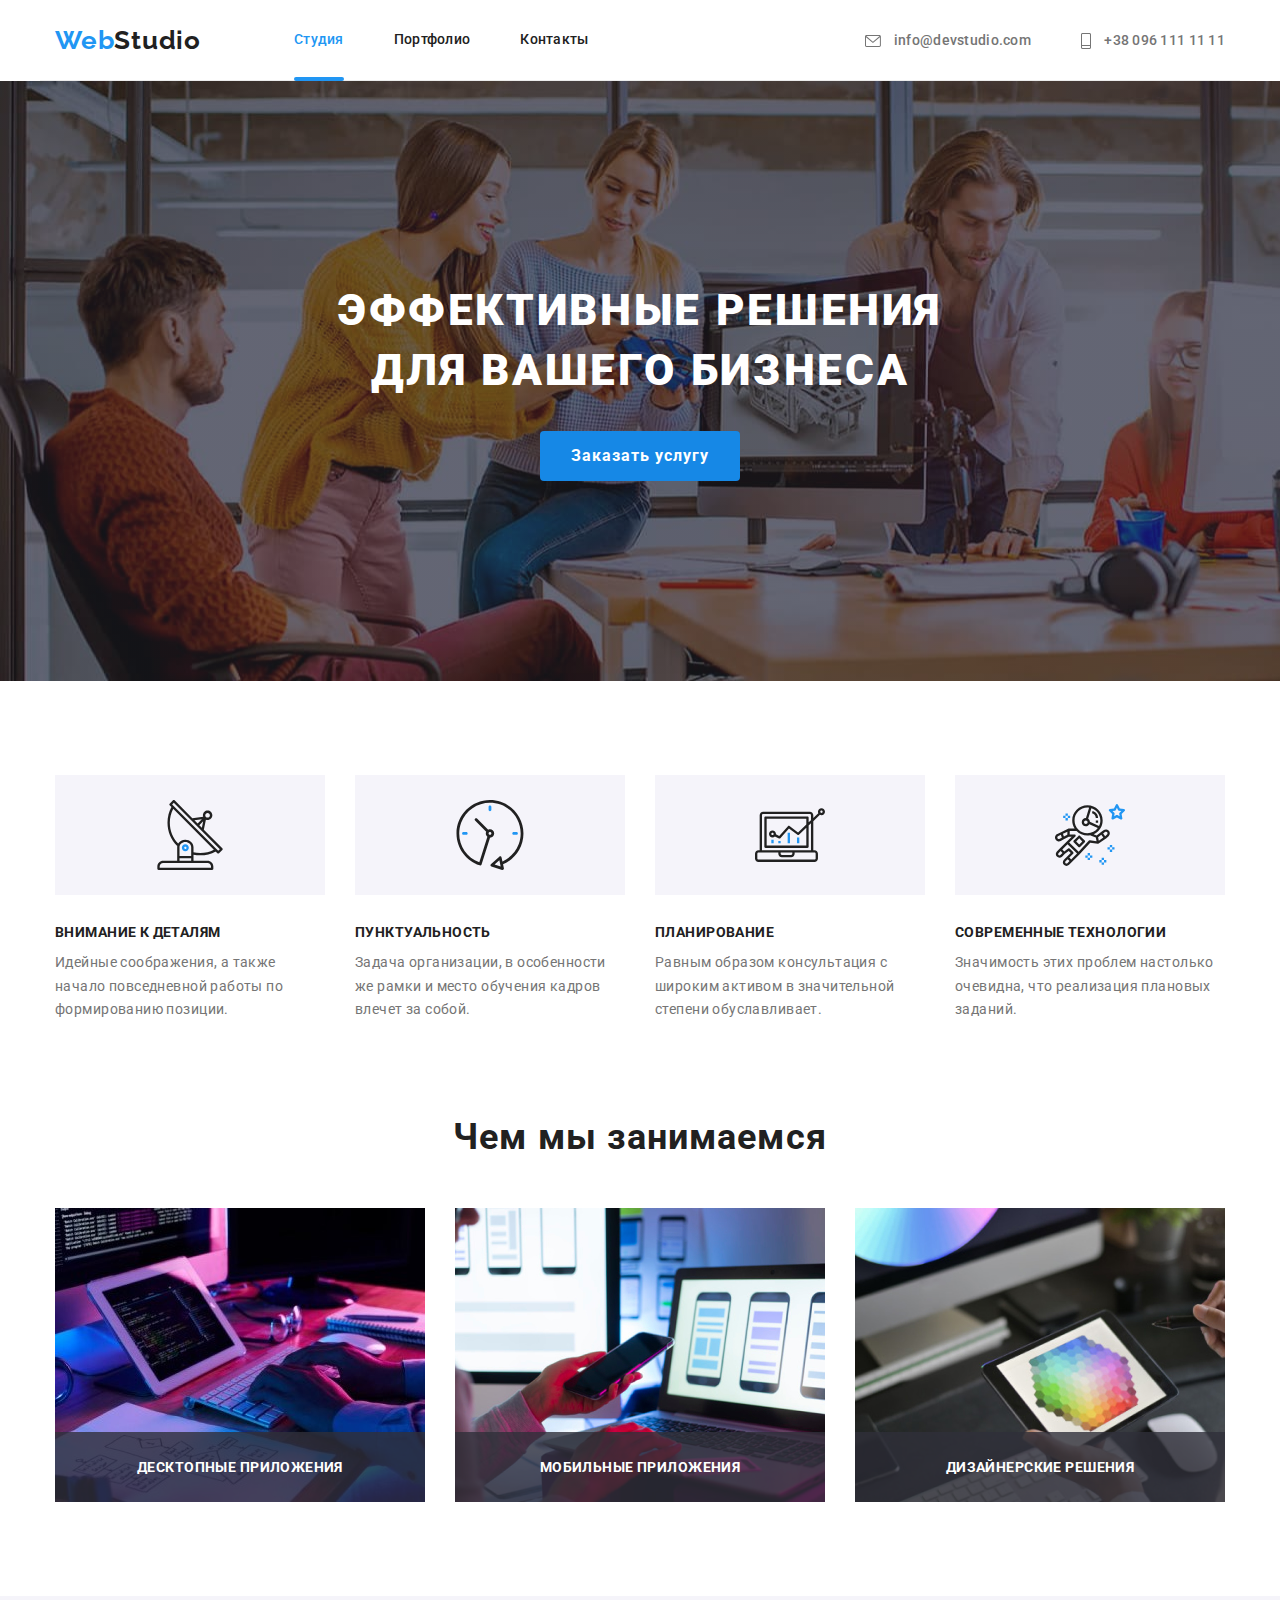
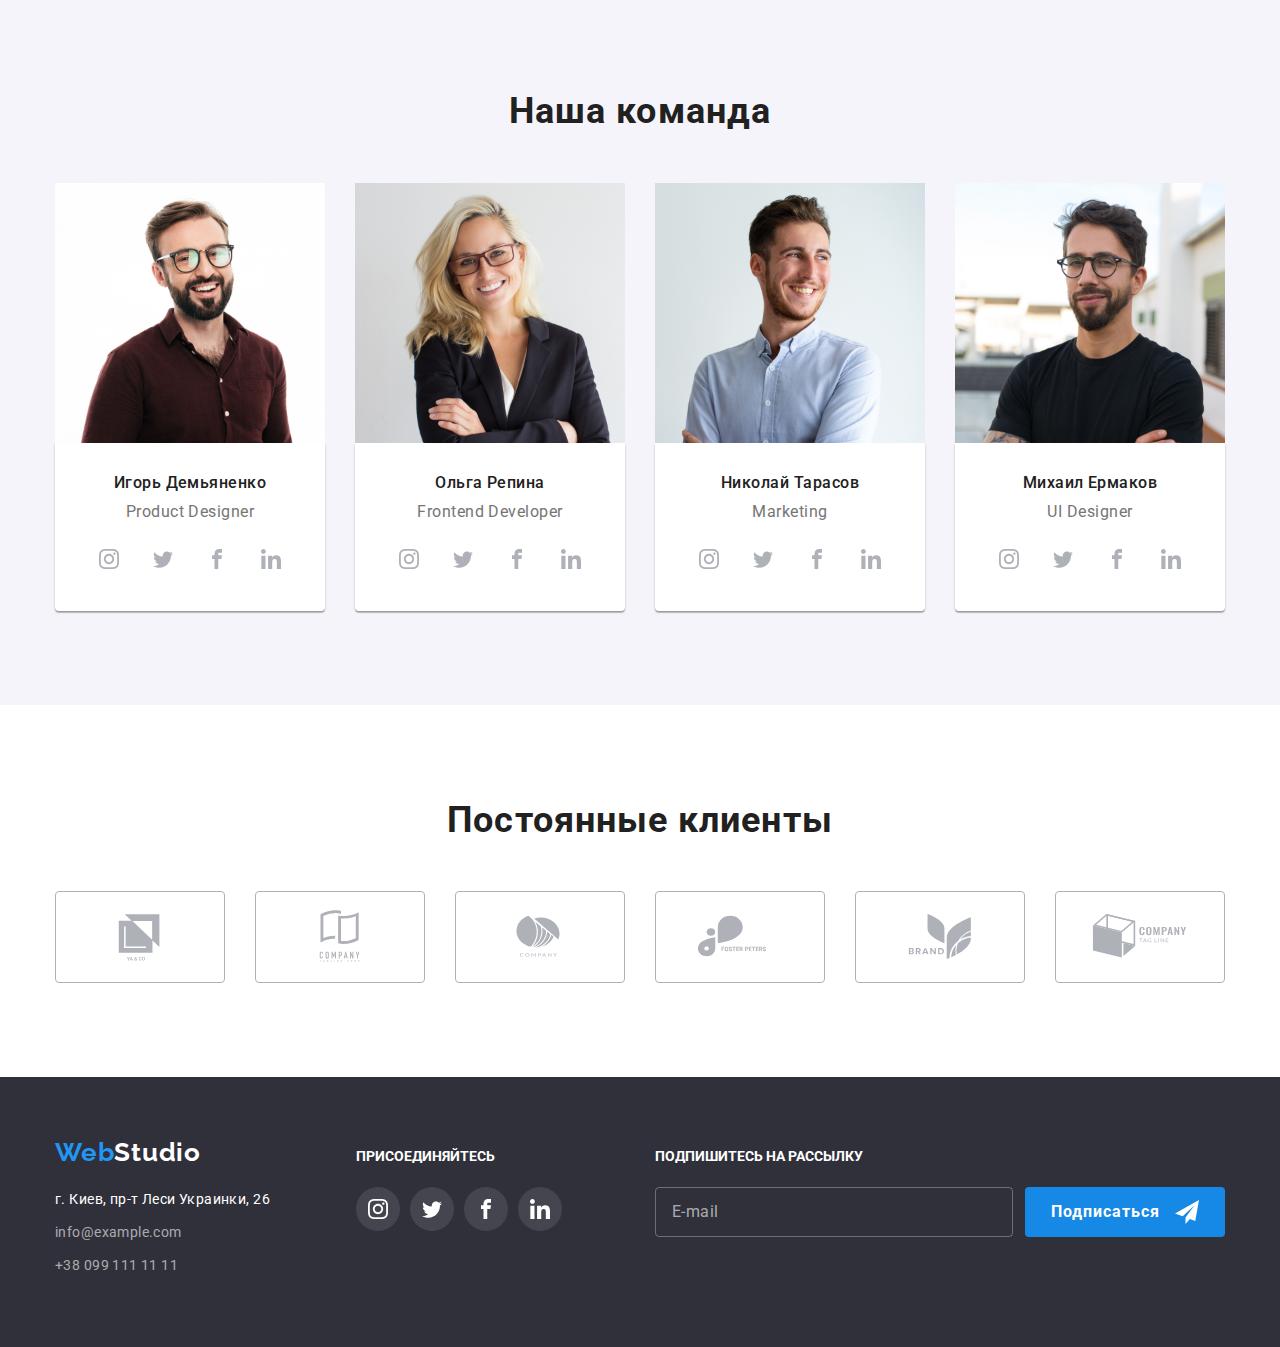
<file: index.html>
<!DOCTYPE html>
<html lang="ru">
  <head>
    <meta charset="UTF-8" />
    <meta http-equiv="X-UA-Compatible" content="IE=edge" />
    <meta name="viewport" content="width=device-width, initial-scale=1.0" />
    <title>Веб Студио</title>
    <link rel="preconnect" href="https://fonts.googleapis.com" />
    <link rel="preconnect" href="https://fonts.gstatic.com" crossorigin />
    <link
      href="https://fonts.googleapis.com/css2?family=Raleway:wght@700&family=Roboto:wght@400;500;700;900&display=swap"
      rel="stylesheet"
    />
    <link
      rel="stylesheet"
      href="https://cdnjs.cloudflare.com/ajax/libs/modern-normalize/1.1.0/modern-normalize.min.css"
    />
    <link rel="stylesheet" href="./css/main.min.css">
  </head>
  <body>
    <header class="header">
      <div class="container header__container">
        <nav class="navigation">
          <a class="logo header__logo link" href="./index.html" lang="en"
            >Web<span class="logo__dark">Studio</span></a
          >
          <ul class="menu list">
            <li class="menu__item">
              <a class="menu__link link current" href="./index.html">Студия</a>
            </li>
            <li class="menu__item">
              <a class="menu__link link" href="./portfolio.html">Портфолио</a>
            </li>
            <li class="menu__item">
              <a class="menu__link link" href="#contacts">Контакты</a>
            </li>
          </ul>
        </nav>
        <ul class="connect header__connect list">
          <li class="connect__item">
            <a class="link connect__link" href="mailto:info@devstudio.com">
              <svg class="connect__icon" width="16" height="12">
                <use href="./images/icon.svg#icon-envelope"></use>
              </svg>
              info@devstudio.com</a>
          </li>
          <li class="connect__item">
            <a class="link connect__link" href="tel:+380961111111">
              <svg class="connect__icon" width="10" height="16">
                <use href="./images/icon.svg#icon-phone"></use>
              </svg>
              +38 096 111 11 11</a>
          </li>
        </ul>
      </div>
    </header>
    <main>
      <section class="hero section">
        <div class="container">
        <h1 class="hero-title">Эффективные решения для вашего бизнеса</h1>
        <button class="modal-btn" type="button" data-modal-open>Заказать услугу</button>
        <div class="backdrop is-hidden" data-modal>
          <div class="modal">
            <button class="modal-btn-close" data-modal-close type="button"><svg class="close-icon" width="18" height="18">
              <use href="./images/icon.svg#icon-close"></use>
            </svg></button>
            <form class="form js-speaker-form">
              <p class="modal-title">Оставьте свои данные, мы вам перезвоним</p>
              <div class="form-field">
                <label for="name" class="form-label">Имя</label>
                <div class="input-wrap">
              <input type="text" name="name" id="name" class="form-input">
              <svg class="form-icons" width="18" height="18">
                <use href="./images/icon.svg#icon-person-black"></use>
              </svg>
            </div>
            </div>
              <div class="form-field">
              <label for="tel" class="form-label">Телефон</label>
              <div class="input-wrap">
                <input type="tel" name="tel" id="tel" class="form-input" minlength="10">
                <svg class="form-icons" width="18" height="18">
            <use href="./images/icon.svg#icon-phone-black"></use>
          </svg>
              </div>
            </div>
              <div class="form-field">
              <label for="mail" class="form-label">Почта</label>
              <div class="input-wrap">
                <input type="email" name="mail" id="mail" class="form-input">
                <svg class="form-icons" width="18" height="18">
                  <use href="./images/icon.svg#icon-email-black"></use>
                </svg>
              </div>
             </div>
              <div class="form-field">
              <label for="comment" class="form-label">Комментарий</label>
              <textarea name="comment" id="comment" class="form-comment" placeholder="Введите текст"></textarea>
              </div>
              <div class="form-chek">
                <input type="checkbox" name="policy" id="policy" class="input-check visually-hidden">
                <label for="policy" class="chek-text"> 
                <span>
                  <svg class="chek-icon" width="11" height="8">
                    <use href="./images/icon.svg#icon-check"></use>
                  </svg>
                </span>Соглашаюсь с рассылкой и принимаю&nbsp;<a href="">Условия договора</a></label>
              </div>
              <button class="modal-btn form-button" type="submit">Отправить</button>
            </form>
          </div>
        </div>
        </div>
      </section>
      <section class="about section">
        <div class="container">
          <h2 class="visually-hidden">О нас</h2>
          <ul class="about-list list">
            <li class="about-item">
              <div class="about-icons-box" ><svg class="about-icons icon-details" width="70" height="70">
                <use href="./images/icon.svg#icon-antenna"></use>
              </svg></div>
              <h3 class="about-suptitle">Внимание к деталям</h3>
              <p class="about-description">
                Идейные соображения, а также начало повседневной работы по формированию позиции.
              </p>
            </li>
            <li class="about-item">
              <div class="about-icons-box"><svg class="about-icons icon-punctuality" width="70" height="70">
                  <use href="./images/icon.svg#icon-clock"></use>
                </svg></div>
              <h3 class="about-suptitle">Пунктуальность</h3>
              <p class="about-description">
                Задача организации, в особенности же рамки и место обучения кадров влечет за собой.
              </p>
            </li>
            <li class="about-item">
              <div class="about-icons-box"><svg class="about-icons icon-planning" width="70" height="70">
                  <use href="./images/icon.svg#icon-diagram"></use>
                </svg></div>
              <h3 class="about-suptitle">Планирование</h3>
              <p class="about-description">
                Равным образом консультация с широким активом в значительной степени обуславливает.
              </p>
            </li>
            <li class="about-item">
              <div class="about-icons-box"><svg class="about-icons icon-technology" width="70" height="70">
                  <use href="./images/icon.svg#icon-astronaut"></use>
                </svg></div>
              <h3 class="about-suptitle">Современные технологии</h3>
              <p class="about-description">
                Значимость этих проблем настолько очевидна, что реализация плановых заданий.
              </p>
            </li>
          </ul>
        </div>
      </section>
      <section class="services section">
        <div class="container">
          <h2 class="services-title title">Чем мы занимаемся</h2>
          <ul class="services-list list">
            <li class="services-item">
              <div class="services-information">
              <img src="./images/work/img1.jpg" alt="пишем программу" width="370" height="294" />
              <p class="services-subtitle">Десктопные приложения</p></div>
            </li>
            <li class="services-item">
              <div class="services-information">
              <img src="./images/work/img2.jpg" alt="разработка макета" width="370" height="294" />
              <p class="services-subtitle">Мобильные приложения</p></div>
            </li>
            <li class="services-item">
              <div class="services-information">
              <img src="./images/work/img3.jpg" alt="цветовая палитра" width="370" height="294" />
            <p class="services-subtitle">Дизайнерские решения</p></div>
            </li>
          </ul>
        </div>
      </section>
      <section class="employees section">
        <div class="container">
          <h2 class="employees__title title">Наша команда</h2>
          <ul class="card-list list">
            <li class="card-list__item">
              <img
                src="./images/team/igor-demyanenko.jpg"
                alt="улыбающийся парень"
                width="270"
                height="260"
              />
              <div class="card-list__top-wrap">
                <h3 class="card-list__iteam-title">Игорь Демьяненко</h3>
                <p class="card-list__iteam-text" lang="en">Product Designer</p>
              <ul class="social list">
                <li class="social__item">
                  <a class="social__link" href="">
      <svg class="social__icon" width="20" height="20">
        <use href="./images/icon.svg#icon-instagram"></use>
      </svg>
      </a>
      </li>
      <li class="social__item">
        <a class="social__link" href="">
          <svg class="social__icon" width="20" height="20">
            <use href="./images/icon.svg#icon-twitter"></use>
          </svg>
        </a>
      </li>
      <li class="social__item">
        <a class="social__link" href="">
          <svg class="social__icon" width="20" height="20">
            <use href="./images/icon.svg#icon-facebook"></use>
          </svg>
        </a>
      </li>
      <li class="social__item">
        <a class="social__link" href="">
          <svg class="social__icon" width="20" height="20">
            <use href="./images/icon.svg#icon-linkedin"></use>
          </svg>
                    </a>
                  </li>
              </ul>
              </div>
            </li>
            <li class="card-list__item">
              <img
                src="./images/team/olga-repina.jpg"
                alt="улыбающаяся девушка"
                width="270"
                height="260"
              />
              <div class="card-list__top-wrap">
                <h3 class="card-list__iteam-title">Ольга Репина</h3>
                <p class="card-list__iteam-text" lang="en">Frontend Developer</p>
                <ul class="social list">
                  <li class="social__item">
                    <a class="social__link" href="">
<svg class="social__icon" width="20" height="20">
  <use href="./images/icon.svg#icon-instagram"></use>
</svg>
</a>
</li>
<li class="social__item">
  <a class="social__link" href="">
    <svg class="social__icon" width="20" height="20">
      <use href="./images/icon.svg#icon-twitter"></use>
    </svg>
  </a>
</li>
<li class="social__item">
  <a class="social__link" href="">
    <svg class="social__icon" width="20" height="20">
      <use href="./images/icon.svg#icon-facebook"></use>
    </svg>
  </a>
</li>
<li class="social__item">
  <a class="social__link" href="">
    <svg class="social__icon" width="20" height="20">
      <use href="./images/icon.svg#icon-linkedin"></use>
    </svg>
                    </a>
                  </li>
                </ul>
              </div>
            </li>
            <li class="card-list__item">
              <img
                src="./images/team/nikolai-tarasov.jpg"
                alt="улыбающийся парень"
                width="270"
                height="260"
              />
              <div class="card-list__top-wrap">
                <h3 class="card-list__iteam-title">Николай Тарасов</h3>
                <p class="card-list__iteam-text" lang="en">Marketing</p>
                <ul class="social list">
                  <li class="social__item">
                    <a class="social__link" href="">
                      <svg class="social__icon" width="20" height="20">
                        <use href="./images/icon.svg#icon-instagram"></use>
                      </svg>
                    </a>
                  </li>
                  <li class="social__item">
                    <a class="social__link" href="">
                      <svg class="social__icon" width="20" height="20">
                        <use href="./images/icon.svg#icon-twitter"></use>
                      </svg>
                    </a>
                  </li>
                  <li class="social__item">
                    <a class="social__link" href="">
                      <svg class="social__icon" width="20" height="20">
                        <use href="./images/icon.svg#icon-facebook"></use>
                      </svg>
                    </a>
                  </li>
                  <li class="social__item">
                    <a class="social__link" href="">
                      <svg class="social__icon" width="20" height="20">
                        <use href="./images/icon.svg#icon-linkedin"></use>
                      </svg>
                    </a>
                  </li>
                </ul>
              </div>
            </li>
            <li class="card-list__item">
              <img
                src="./images/team/mikhail-ermakov.jpg"
                alt="улыбающийся парень"
                width="270"
                height="260"
              />
              <div class="card-list__top-wrap">
                <h3 class="card-list__iteam-title">Михаил Ермаков</h3>
                <p class="card-list__iteam-text" lang="en">UI Designer</p>
                <ul class="social list">
                  <li class="social__item">
                    <a class="social__link" href="">
                      <svg class="social__icon" width="20" height="20">
                        <use href="./images/icon.svg#icon-instagram"></use>
                      </svg>
                    </a>
                  </li>
                  <li class="social__item">
                    <a class="social__link" href="">
                      <svg class="social__icon" width="20" height="20">
                        <use href="./images/icon.svg#icon-twitter"></use>
                      </svg>
                    </a>
                  </li>
                  <li class="social__item">
                    <a class="social__link" href="">
                      <svg class="social__icon" width="20" height="20">
                        <use href="./images/icon.svg#icon-facebook"></use>
                      </svg>
                    </a>
                  </li>
                  <li class="social__item">
                    <a class="social__link" href="">
                      <svg class="social__icon" width="20" height="20">
                        <use href="./images/icon.svg#icon-linkedin"></use>
                      </svg>
                    </a>
                  </li>
                </ul>
              </div>
            </li>
          </ul>
        </div>
      </section>
      <section class="clients section">
        <div class="container">
          <h2 class="title clients-title">Постоянные клиенты</h2>
        <ul class="list clients-list">
          <li class="clients-item">
            <a class="link clients-link" href="">
                      <svg class="clients-icon" width="106" height="60">
                        <use href="./images/icon.svg#icon-client1"></use>
                      </svg>
            </a>
          </li>
          <li class="clients-item">
            <a class="link clients-link" href="">
              <svg class="clients-icon" width="106" height="60">
                <use href="./images/icon.svg#icon-client2"></use>
              </svg>
            </a>
          </li>
          <li class="clients-item">
            <a class="link clients-link" href="">
              <svg class="clients-icon" width="106" height="60">
                <use href="./images/icon.svg#icon-client3"></use>
              </svg>
            </a>
          </li>
          <li class="clients-item">
            <a class="link clients-link" href="">
              <svg class="clients-icon" width="106" height="60">
                <use href="./images/icon.svg#icon-client4"></use>
              </svg>
            </a>
          </li>
          <li class="clients-item">
            <a class="link clients-link" href="">
              <svg class="clients-icon" width="106" height="60">
                <use href="./images/icon.svg#icon-client5"></use>
              </svg>
            </a>
          </li>
          <li class="clients-item">
            <a class="link clients-link" href="">
              <svg class="clients-icon" width="106" height="60">
                <use href="./images/icon.svg#icon-client6"></use>
              </svg>
            </a>
          </li>
          </ul>
          </div>
      </section>
    </main>
    <footer class="page-footer" id="contacts">
      <div class="container footer-container">
        <div class="footer-first-part">
          <a class="logo footer__logo link" href="./index.html" lang="en">Web<span class="logo__white">Studio</span></a>
        <address>
          <ul class="list contact-list">
            <li class="contact-list-item">
              <a
                class="contact-adress-list-link link"
                href="https://goo.gl/maps/iPEmg8cgsUyX2pNs5"
                target="_blank"
                rel="noopener noreferrer"
                >г. Киев, пр-т Леси Украинки, 26</a
              >
            </li>
            <li class="contact-list-item">
              <a class="link contact-list-link" href="mailto:info@example.com">info@example.com</a>
            </li>
            <li class="contact-list-item">
              <a class="link contact-list-link" href="tel:+380991111111">+38 099 111 11 11</a>
            </li>
          </ul>
        </address>
        </div>
        <div class="footer-second-part">
        <strong class="footer-title">Присоединяйтесь</strong>
          <ul class="list footer-social-list">
            <li class="footer-social-item">
              <a class="link footer-social-link" href="">
                <svg class="footer-social-icon" width="20" height="20">
                  <use href="./images/icon.svg#icon-instagram"></use>
                </svg>
              </a>
            </li>
          <li class="footer-social-item">
            <a class="link footer-social-link" href="">
              <svg class="footer-social-icon" width="20" height="20">
                <use href="./images/icon.svg#icon-twitter"></use>
              </svg>
            </a>
          </li>
          <li class="footer-social-item">
            <a class="link footer-social-link" href="">
              <svg class="footer-social-icon" width="20" height="20">
                <use href="./images/icon.svg#icon-facebook"></use>
              </svg>
            </a>
          </li>
          <li class="footer-social-item">
            <a class="link footer-social-link" href="">
              <svg class="footer-social-icon" width="20" height="20">
                <use href="./images/icon.svg#icon-linkedin"></use>
              </svg>
            </a>
          </li>
          </ul>
          </div>
          <div class="footer-third-part">
            <strong class="footer-title">Подпишитесь на рассылку</strong>
            <form class="online-form">
              <label><input type="email" placeholder="E-mail" name="online-mail" class="online-input">
  </label>
              <button class="modal-btn online-btn" type="submit">Подписаться
                <svg class="online-icon" width="24" height="24">
                  <use href="./images/icon.svg#icon-send"></use>
                </svg>
              </button>
            </form>
          </div>
      </div>
    </footer>
    <script src="./js/modal.js"></script>
    <script>
      (() => {
          document
          .querySelector(' .js-speaker-form')
          .addEventListener('submit', e => {
            e.preventDefault();

            new FormData(e.currentTarget).forEach((value, name) => console.log(`${name}: ${value}`),
            );
          });
        })();
    </script>
  </body>
</html>
</file>
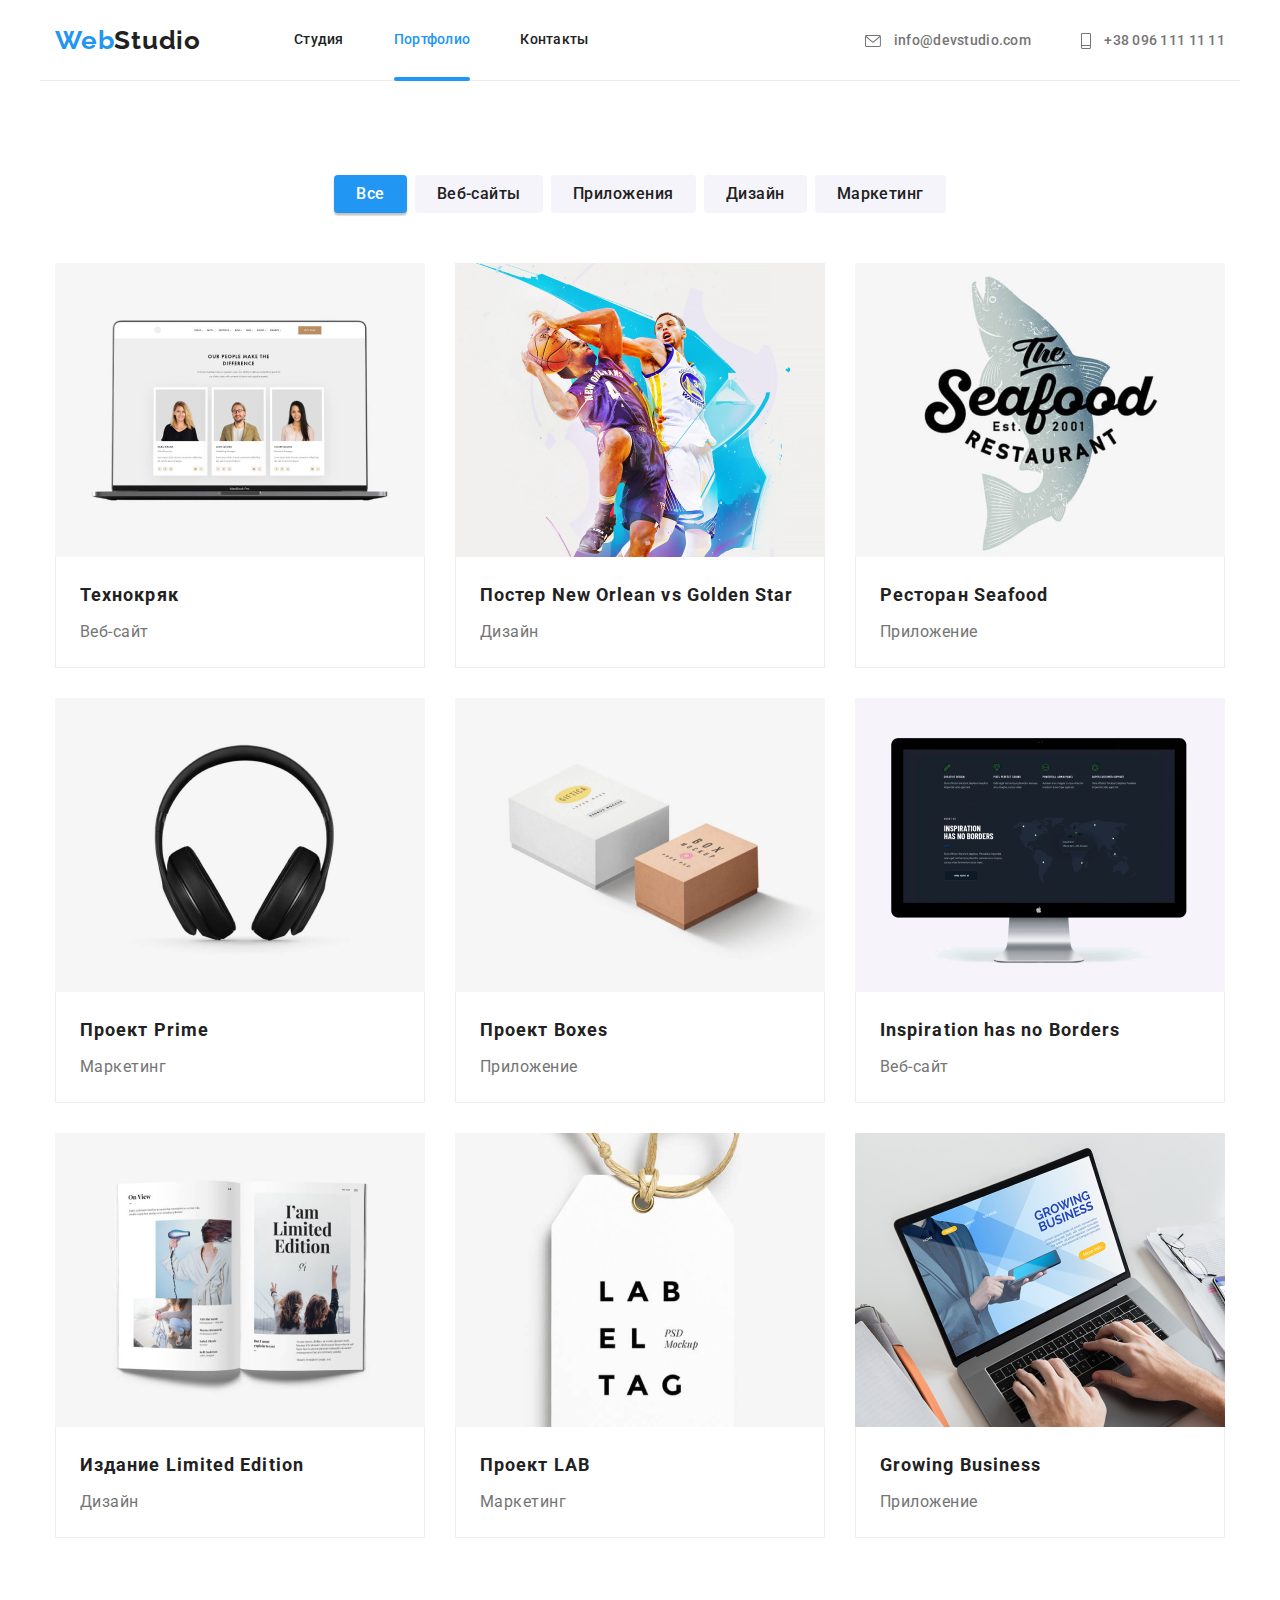
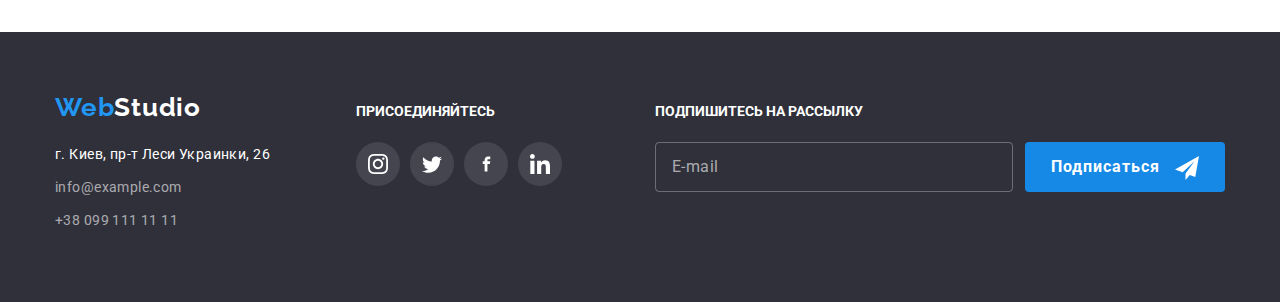
<file: portfolio.html>
<!DOCTYPE html>
<html lang="ru">
  <head>
    <meta charset="UTF-8" />
    <meta http-equiv="X-UA-Compatible" content="IE=edge" />
    <meta name="viewport" content="width=device-width, initial-scale=1.0" />
    <title>Портфолио</title>
    <link rel="preconnect" href="https://fonts.googleapis.com" />
    <link rel="preconnect" href="https://fonts.gstatic.com" crossorigin />
    <link
      href="https://fonts.googleapis.com/css2?family=Raleway:wght@700&family=Roboto:wght@400;500;700;900&display=swap"
      rel="stylesheet"
    />
    <link
      rel="stylesheet"
      href="https://cdnjs.cloudflare.com/ajax/libs/modern-normalize/1.1.0/modern-normalize.min.css"
    />
    <link rel="stylesheet" href="./css/main.min.css">
  </head>
  <body>
    <header class="page-header">
           <div class="container header__container">
        <nav class="navigation">
          <a class="logo header__logo link" href="./index.html" lang="en"
            >Web<span class="logo__dark">Studio</span></a
          >
          <ul class="menu list">
            <li class="menu__item">
              <a class="menu__link link" href="./index.html">Студия</a>
            </li>
            <li class="menu__item">
              <a class="menu__link link current" href="./portfolio.html">Портфолио</a>
            </li>
            <li class="menu__item">
              <a class="menu__link link" href="#contacts">Контакты</a>
            </li>
          </ul>
        </nav>
        <ul class="connect header__connect list">
          <li class="connect__item">
            <a class="link connect__link" href="mailto:info@devstudio.com"
              >
              <svg class="connect__icon" width="16" height="12">
                <use href="./images/icon.svg#icon-envelope"></use>
              </svg>
              info@devstudio.com</a
            >
          </li>
          <li class="connect__item">
            <a class="link connect__link" href="tel:+380961111111">
              <svg class="connect__icon" width="10" height="16">
                <use href="./images/icon.svg#icon-phone"></use>
              </svg>
              +38 096 111 11 11</a>
          </li>
        </ul>
      </div>
    </header>
    <main>
      <section class="portfolio-nav section">
        <div class="container">
          <h1 class="visually-hidden">Портфолио</h1>
          <ul class="portfolio-nav-list list">
            <li class="portfolio-nav-item">
              <button class="modal-btn-portfolio current-btn" type="button">Все</button>
            </li>
            <li class="portfolio-nav-item">
              <button class="modal-btn-portfolio" type="button">Веб-сайты</button>
            </li>
            <li class="portfolio-nav-item">
              <button class="modal-btn-portfolio" type="button">Приложения</button>
            </li>
            <li class="portfolio-nav-item">
              <button class="modal-btn-portfolio" type="button">Дизайн</button>
            </li>
            <li class="portfolio-nav-item">
              <button class="modal-btn-portfolio" type="button">Маркетинг</button>
            </li>
          </ul>
        <ul class="project-list list project-container">
          <li class="project-item">
            <a class="link project-link" href=""
              ><div class="project-top-wrap"><img
                src="./images/portfolio/web-site/technoquack.jpg"
                alt="компьютер с сайтом"
                width="370"
                height="294"
            />
            <p class="project-subtitle">
              Ресурс предлагает комплексные предложения с разным уровнем функционала и сервисов. Все это позволит посетителю получить
              исчерпывающие сведения о компании или частном лице.
            </p></div>
            <div class="portfolio-project">
              <h2 class="name-project">Технокряк</h2>
              <p class="our-practice">Веб-сайт</p>
            </div>
            </a>
          </li>
          <li class="project-item">
            <a class="link project-link" href=""
              ><div class="project-top-wrap"><img
                src="./images/portfolio/design/new-orlean-vs-golden-star.jpg"
                alt="баскетболисты c мячом"
                width="370"
                height="294"
            />
            <p class="project-subtitle">Ресурс предлагает комплексные предложения с разным уровнем функционала и сервисов. Все это позволит посетителю получить
            исчерпывающие сведения о компании или частном лице.</p>
            </div>
            <div class="portfolio-project">
              <h2 class="name-project">
                Постер <span class="name-project" lang="en">New Orlean vs Golden Star</span>
              </h2>
              <p class="our-practice">Дизайн</p>
            </div>
            </a>
          </li>
          <li class="project-item">
            <a class="link project-link" href=""
              >
              <div class="project-top-wrap"><img
                src="./images/portfolio/application/seafood.jpg"
                alt="лого ресторана"
                width="370"
                height="294"
            />
            <p class="project-subtitle">Ресурс предлагает комплексные предложения с разным уровнем функционала и сервисов. Все это
              позволит посетителю получить исчерпывающие сведения о компании или частном лице.</p>
            </div>
            <div class="portfolio-project">
              <h2 class="name-project">
                Ресторан <span class="name-project" lang="en">Seafood</span>
              </h2>
              <p class="our-practice">Приложение</p>
            </div>
            </a>
          </li>
          <li class="project-item">
            <a class="link project-link" href=""
              >
              <div class="project-top-wrap"><img
                src="./images/portfolio/marketing/prime.jpg"
                alt="наушники"
                width="370"
                height="294"
            />
            <p class="project-subtitle">Ресурс предлагает комплексные предложения с разным уровнем функционала и сервисов. Все это
              позволит посетителю получить исчерпывающие сведения о компании или частном лице.</p></div>
            <div class="portfolio-project">
              <h2 class="name-project">Проект <span class="name-project" lang="en">Prime</span></h2>
              <p class="our-practice">Маркетинг</p>
            </div>
            </a>
          </li>
          <li class="project-item">
            <a class="link project-link" href=""
              >
              <div class="project-top-wrap"><img
                src="./images/portfolio/application/boxes.jpg"
                alt="коробки"
                width="370"
                height="294"
            />
            <p class="project-subtitle">Ресурс предлагает комплексные предложения с разным уровнем функционала и сервисов. Все это
              позволит посетителю получить исчерпывающие сведения о компании или частном лице.</p></div>
            <div class="portfolio-project">
              <h2 class="name-project">Проект <span class="name-project" lang="en">Boxes</span></h2>
              <p class="our-practice">Приложение</p>
            </div>
            </a>
          </li>
          <li class="project-item">
            <a class="link project-link" href=""
              >
              <div class="project-top-wrap"><img
                src="./images/portfolio/web-site/inspiration-has-no-borders.jpg"
                alt="монитор с сайтом"
                width="370"
                height="294"
            />
            <p class="project-subtitle">Ресурс предлагает комплексные предложения с разным уровнем функционала и сервисов. Все это
              позволит посетителю получить исчерпывающие сведения о компании или частном лице.</p></div>
            <div class="portfolio-project">
              <h2 class="name-project" lang="en">Inspiration has no Borders</h2>
              <p class="our-practice">Веб-сайт</p>
            </div>
            </a>
          </li>
          <li class="project-item">
            <a class="link project-link" href=""
              >
              <div class="project-top-wrap"><img
                src="./images/portfolio/design/limited-edition.jpg"
                alt="журнал"
                width="370"
                height="294"
            />
            <p class="project-subtitle">Ресурс предлагает комплексные предложения с разным уровнем функционала и сервисов. Все это
              позволит посетителю получить исчерпывающие сведения о компании или частном лице.</p></div>
            <div class="portfolio-project">
              <h2 class="name-project">
                Издание <span class="name-project" lang="en">Limited Edition</span>
              </h2>
              <p class="our-practice">Дизайн</p>
            </div>
            </a>
          </li>
          <li class="project-item">
            <a class="link project-link" href=""
              >
              <div class="project-top-wrap"><img src="./images/portfolio/marketing/lab.jpg" alt="бирка" width="370" height="294"
            />
            <p class="project-subtitle">Ресурс предлагает комплексные предложения с разным уровнем функционала и сервисов. Все это
              позволит посетителю получить исчерпывающие сведения о компании или частном лице.</p></div>
            <div class="portfolio-project">
              <h2 class="name-project">Проект <span class="name-project" lang="en">LAB</span></h2>
              <p class="our-practice">Маркетинг</p>
            </div>
            </a>
          </li>
          <li class="project-item">
            <a class="link project-link" href=""
              >
              <div class="project-top-wrap"><img
                src="./images/portfolio/application/growing-business.jpg"
                alt="ноутбук с изображением"
                width="370"
                height="294"
            />
            <p class="project-subtitle">Ресурс предлагает комплексные предложения с разным уровнем функционала и сервисов. Все это
              позволит посетителю получить исчерпывающие сведения о компании или частном лице.</p></div>
            <div class="portfolio-project">
              <h2 class="name-project" lang="en">Growing Business</h2>
              <p class="our-practice">Приложение</p>
            </div>
          </a>
          </li>
        </ul>
        </div>
      </section>
    </main>
   <footer class="page-footer" id="contacts">
      <div class="container footer-container">
        <div class="footer-first-part">
        <a class="logo footer__logo link" href="./index.html" lang="en"
          >Web<span class="logo__white">Studio</span></a
        >
        <address>
          <ul class="list contact-list">
            <li class="contact-list-item">
              <a
                class="contact-adress-list-link link"
                href="https://goo.gl/maps/iPEmg8cgsUyX2pNs5"
                target="_blank"
                rel="noopener noreferrer"
                >г. Киев, пр-т Леси Украинки, 26</a
              >
            </li>
            <li class="contact-list-item">
              <a class="link contact-list-link" href="mailto:info@example.com">info@example.com</a>
            </li>
            <li class="contact-list-item">
              <a class="link contact-list-link" href="tel:+380991111111">+38 099 111 11 11</a>
            </li>
          </ul>
        </address>
        </div>
        <div class="footer-second-part">
        <strong class="footer-title">Присоединяйтесь</strong>
          <ul class="list footer-social-list">
            <li class="footer-social-item">
              <a class="link footer-social-link" href="">
                <svg class="footer-social-icon" width="20" height="20">
                  <use href="./images/icon.svg#icon-instagram"></use>
                </svg>
              </a>
            </li>
          <li class="footer-social-item">
            <a class="link footer-social-link" href="">
              <svg class="footer-social-icon" width="20" height="20">
                <use href="./images/icon.svg#icon-twitter"></use>
              </svg>
            </a>
          </li>
          <li class="footer-social-item">
            <a class="link footer-social-link" href="">
              <svg class="footer-social-icon" width="15" height="20">
                <use href="./images/icon.svg#icon-facebook"></use>
              </svg>
            </a>
          </li>
          <li class="footer-social-item">
            <a class="link footer-social-link" href="">
              <svg class="footer-social-icon" width="20" height="20">
                <use href="./images/icon.svg#icon-linkedin"></use>
              </svg>
            </a>
          </li>
          </ul>
          </div>
          <div class="footer-third-part">
            <strong class="footer-title">Подпишитесь на рассылку</strong>
            <form class="online-form">
              <label><input type="email" placeholder="E-mail" name="online-mail" class="online-input">
              </label>
              <button class="modal-btn online-btn" type="submit">Подписаться
                <svg class="online-icon" width="24" height="24">
                  <use href="./images/icon.svg#icon-send"></use>
                </svg>
              </button>
            </form>
          </div>
      </div>
    </footer>
  </body>
</html>
</file>
<file: css/main.min.css>
:root{--main-font: "Roboto", sans-serif, "Times", sans-serif;--secondary-font: "Raleway", sans-serif, "Courier", sans-serif;--accent-color: #2196f3;--secondary-color: #ffffff;--secondary-button-color: #1688e6;--primary-text-color: #212121;--secondary-text-color: #757575;--text-color-theme-dark: #ffffff;--background-color: #e5e5e5;--background-color-dark: #2f303a;--background-color-light: #f5f4fa;--contact-list-link-color: rgba(255, 255, 255, 0.6);--line-color: #ececec;--line-project-color: #eeeeee;--icon-links-color: rgba(33, 150, 243, 1);--icon-liks-secondary-color: rgba(175, 177, 184, 1)}.visually-hidden{position:absolute;white-space:nowrap;width:1px;height:1px;overflow:hidden;border:0;padding:0;clip:rect(0 0 0 0);clip-path:inset(50%);margin:-1px}p,h1,h2,h3,h4,h5,h6{margin:0}ul{margin:0;padding-left:0}img{display:block}address{font-style:normal}.link{text-decoration:none}.list{list-style:none;margin:0;padding:0}body{font-family:var(--main-font);font-size:16px;color:var(--secondary-text-color)}.title{margin-top:0;font-weight:700;font-weight:700;font-size:36px;line-height:1.17;letter-spacing:.03em;text-align:center;color:var(--primary-text-color)}.about-suptitle{font-weight:700;font-size:14px;line-height:1.14;letter-spacing:.03em;color:var(--primary-text-color);text-transform:uppercase;margin-bottom:10px}.about-description{font-size:14px;line-height:1.71;letter-spacing:.03em}.section{padding-top:94px;padding-bottom:94px}.name-project{margin-bottom:4px;font-weight:700;font-size:18px;line-height:2;letter-spacing:.06em;color:var(--primary-text-color)}.our-practice{line-height:1.88;letter-spacing:.03em;color:var(--secondary-text-color)}.container{width:1200px;padding-left:15px;padding-right:15px;margin:0 auto}.logo{font-family:var(--secondary-font);font-weight:700;font-size:26px;line-height:1.19;letter-spacing:.03em;color:var(--accent-color)}.header__logo{display:inline-block;margin-right:93px}.logo__dark{color:var(--primary-text-color)}.footer__logo{display:inline-block;margin-bottom:20px}.logo__white{color:var(--text-color-theme-dark)}.modal-btn{min-width:200px;height:50px;border-radius:4px;font-family:var(--main-font);font-weight:700;font-size:16px;line-height:1.88;display:inline-block;align-items:center;text-align:center;cursor:pointer;letter-spacing:.06em;color:var(--text-color-theme-dark);background-color:var(--secondary-button-color);border:none;transition:background-color 250ms cubic-bezier(0.4, 0, 0.2, 1)}.modal-btn:hover,.modal-btn:focus{background-color:var(--accent-color);color:var(--text-color-theme-dark)}.modal-btn-portfolio{padding:6px 22px;border-radius:4px;font-family:var(--main-font);font-weight:500;font-size:16px;line-height:1.62;text-align:center;letter-spacing:.03em;cursor:pointer;color:var(--primary-text-color);background-color:var(--background-color-light);border:none;transition:background-color 250ms cubic-bezier(0.4, 0, 0.2, 1),color 250ms cubic-bezier(0.4, 0, 0.2, 1),box-shadow 250ms cubic-bezier(0.4, 0, 0.2, 1)}.modal-btn-portfolio:hover,.modal-btn-portfolio:focus{background-color:var(--accent-color);color:var(--text-color-theme-dark);box-shadow:0px 2px 2px rgba(0,0,0,.12),0px 1px 2px rgba(0,0,0,.08),0px 3px 1px rgba(0,0,0,.1)}.current-btn{color:var(--text-color-theme-dark);background-color:var(--accent-color);box-shadow:0px 2px 2px rgba(0,0,0,.12),0px 1px 2px rgba(0,0,0,.08),0px 3px 1px rgba(0,0,0,.1)}.modal{position:absolute;top:50%;left:50%;transform:translate(-50%, -50%) scale(1);min-height:581px;width:528px;background-color:#fff;border-radius:4px;display:flex;transition:transform 250ms cubic-bezier(0.4, 0, 0.2, 1);padding:40px}.modal-title{font-family:var(--main-font);font-weight:700;font-size:20px;line-height:1.15;text-align:center;letter-spacing:.03em;color:var(--primary-text-color);margin-bottom:12px}.backdrop.is-hidden .modal{transform:translate(0, 0) scale(0)}.modal-btn-close{position:absolute;padding:0;right:8px;top:8px;width:30px;height:30px;border-radius:50%;display:flex;align-items:center;justify-content:center;background:rgba(0,0,0,0);border:1px solid rgba(0,0,0,.1);cursor:pointer}.close-icon{fill:#000;transition:fill 250ms cubic-bezier(0.4, 0, 0.2, 1)}.close-icon:hover{fill:#2196f3}.backdrop{position:fixed;top:0;left:0;width:100%;height:100%;background-color:rgba(0,0,0,.2)}.backdrop.is-hidden{visibility:hidden;opacity:0;pointer-events:none;transition:transform 250ms cubic-bezier(0.4, 0, 0.2, 1)}.form-field{margin-bottom:10px}.input-wrap{position:relative}.form-icons{position:absolute;left:12px;top:50%;transform:translateY(-50%);transition:fill 250ms cubic-bezier(0.4, 0, 0.2, 1)}.form-input{border-radius:4px;border:1px solid rgba(33,33,33,.2);width:100%;height:40px;background-color:rgba(0,0,0,0);padding-left:42px;transition:outline 250ms cubic-bezier(0.4, 0, 0.2, 1),border-color 250ms cubic-bezier(0.4, 0, 0.2, 1)}.form-input:focus{outline:1px solid #2196f3;border-color:#2196f3}.form-input:focus+.form-icons{fill:#2196f3}.form-label{font-family:var(--main-font);font-size:12px;line-height:1.16;letter-spacing:.01em;color:var(--secondary-text-color);display:block;margin-bottom:4px;text-align:left}.form-comment::placeholder{font-family:var(--main-font);font-style:normal;font-size:12px;line-height:1.16;letter-spacing:.01em;color:rgba(117,117,117,.5)}.form-comment{width:100%;height:120px;border-radius:4px;border:1px solid rgba(33,33,33,.2);resize:none;padding-left:12px;padding-right:12px;padding-top:11px;padding-bottom:11px;transition:outline 250ms cubic-bezier(0.4, 0, 0.2, 1),border-color 250ms cubic-bezier(0.4, 0, 0.2, 1)}.form-comment:focus{outline:1px solid #2196f3;border-color:#2196f3}.chek-text{font-family:var(--main-font);font-size:14px;line-height:1.71;letter-spacing:.03em;color:var(--secondary-text-color);display:flex;align-items:center}.chek-text a{color:#2196f3}.form-chek{margin-top:20px;display:flex;justify-content:center}.chek-text span{width:16px;height:15px;border:1px solid #212121;border-radius:2px;margin-right:8px;display:flex;align-items:center;justify-content:center}.chek-icon{fill:rgba(0,0,0,0)}.input-check:checked+.chek-text span{background-color:#2196f3;border:none}.input-check:checked+.chek-text .chek-icon{fill:var(--secondary-color)}.form-button{margin-top:30px}.online-input{margin-top:20px;width:358px;height:50px;border:1px solid rgba(255,255,255,.3);border-radius:4px;background-color:rgba(0,0,0,0);padding-left:16px;transition:outline 250ms cubic-bezier(0.4, 0, 0.2, 1),border-color 250ms cubic-bezier(0.4, 0, 0.2, 1)}.online-input::placeholder{font-family:var(--main-font);font-size:16px;line-height:1.25;letter-spacing:.03em;color:rgba(255,255,255,.6);transition:color 250ms cubic-bezier(0.4, 0, 0.2, 1)}.online-input:focus{outline:1px solid #2196f3;border-color:#2196f3}.online-input:focus::placeholder{color:#2196f3}.online-form{display:flex}.online-btn{margin-left:12px;margin-top:20px}.online-icon{fill:var(--text-color-theme-dark);margin-left:10px;vertical-align:middle}.social{display:flex;justify-content:center}.social__item{width:44px;height:44px;margin-left:10px}.social__item:first-child{margin-left:0}.social__link{display:flex;align-items:center;justify-content:center;width:100%;height:100%;border-radius:50%;background-color:var(--secondary-color);transition:background-color 250ms cubic-bezier(0.4, 0, 0.2, 1)}.social__link:hover,.social__link:focus{background-color:var(--icon-links-color)}.social__icon{fill:var(--icon-liks-secondary-color);transition:fill 250ms cubic-bezier(0.4, 0, 0.2, 1)}.social__link:hover .social__icon,.social__link:focus .social__icon{fill:var(--secondary-color)}.footer-social-link{margin-top:20px}.footer-social-list{display:flex}.footer-social-item{width:44px;height:44px;margin-left:10px}.footer-social-item:first-child{margin-left:0}.footer-social-link{display:flex;align-items:center;justify-content:center;width:100%;height:100%;border-radius:50%;background-color:rgba(255,255,255,.1);transition:background-color 250ms cubic-bezier(0.4, 0, 0.2, 1)}.footer-social-link:hover,.footer-social-link:focus{background-color:var(--accent-color)}.footer-social-icon{fill:var(--secondary-color);transition:fill 250ms cubic-bezier(0.4, 0, 0.2, 1)}.footer-social-link:hover .footer-social-icon,.footer-social-link:focus .footer-social-icon{fill:var(--secondary-color)}.header__container{display:flex;align-items:center;border:1px solid var(--line-color);border-top:0px;border-left:0px;border-right:0px}.navigation{display:flex;align-items:center}.menu{display:flex}.connect{display:flex;margin-left:auto}.menu__item:not(:last-child){margin-right:50px}.connect__item+.connect__item{margin-left:50px}.menu__link{display:block;padding-top:32px;padding-bottom:32px;font-family:var(--main-font);font-weight:500;font-size:14px;line-height:1.14;letter-spacing:.02em;color:var(--primary-text-color);transition:color 250ms cubic-bezier(0.4, 0, 0.2, 1)}.menu__link:hover,.menu__link:focus{color:var(--accent-color)}.connect__link{padding:32px 0;font-family:var(--main-font);font-weight:500;font-size:14px;line-height:1.14;letter-spacing:.02em;color:var(--secondary-text-color);transition:color 250ms cubic-bezier(0.4, 0, 0.2, 1)}.connect__link:hover,.connect__link:focus{color:var(--accent-color)}.connect__icon{fill:var(--secondary-text-color);margin-right:10px;vertical-align:middle}.connect__link:hover .connect__icon,.connect__link:focus .connect__icon{fill:var(--accent-color)}.current{position:relative;color:var(--accent-color)}.current::after{content:"";position:absolute;left:0;bottom:-1px;display:block;width:100%;height:4px;background:var(--accent-color);border-radius:2px}.hero{max-height:600px;max-width:1600px;margin-left:auto;margin-right:auto;padding:200px 0;background-image:linear-gradient(to right, rgba(47, 48, 58, 0.4), rgba(47, 48, 58, 0.4)),url("../images/background/hero-background.jpg");background-repeat:no-repeat;background-color:var(--background-color-dark);text-align:center}.hero-title{display:block;font-weight:900;font-size:44px;line-height:1.36;text-align:center;letter-spacing:.06em;text-transform:uppercase;color:var(--text-color-theme-dark);width:696px;margin-left:auto;margin-right:auto;margin-bottom:30px}.about{padding-bottom:0}.about .container{display:flex;align-items:center}.about-list{display:flex}.about-item:not(:last-child){margin-right:30px}.about-icons-box{background-color:#f5f4fa;width:270px;height:120px;margin-bottom:30px;display:flex;align-items:center;justify-content:center}.services-list{display:flex}.services-title{margin-bottom:50px}.services-item:not(:last-child){margin-right:30px;margin-top:0}.services-subtitle{font-family:var(--main-font);font-weight:700;font-size:14px;line-height:1.17;letter-spacing:.03em;text-align:center;text-transform:uppercase;color:var(--secondary-color)}.services-information{position:relative}.services-subtitle{position:absolute;bottom:0;left:0;right:0;height:70px;width:inherit;background-color:rgba(47,48,58,.8);display:flex;justify-content:center;align-items:center}.employees{background:var(--background-color-light)}.card-list{display:flex;margin:-15px}.card-list__item{flex-basis:calc(25% - 30px);margin:15px;background-color:var(--secondary-color)}.employees__title{margin-bottom:50px}.card-list__top-wrap{border-radius:0px 0px 4px 4px;box-shadow:0px 1px 3px rgba(0,0,0,.12),0px 1px 1px rgba(0,0,0,.14),0px 2px 1px rgba(0,0,0,.2);padding-top:30px;padding-bottom:30px}.card-list__iteam-title{margin-bottom:10px;text-align:center;font-size:16px;font-weight:500;line-height:1.19;letter-spacing:.03em;color:var(--primary-text-color)}.card-list__iteam-text{text-align:center;font-weight:400;line-height:1.19;letter-spacing:.03em;margin-bottom:16px}.clients-list{display:flex;margin:-15px}.clients-item{flex-basis:calc(16.6666666667% - 30px);margin:15px}.clients-title{margin-bottom:50px}.clients-link{display:flex;align-items:center;justify-content:center;width:170px;height:92px;border:1px solid #afb1b8;border-radius:4px;transition:fill 250ms cubic-bezier(0.4, 0, 0.2, 1),border 250ms cubic-bezier(0.4, 0, 0.2, 1)}.clients-link:hover,.clients-link:focus{border:1px solid #2196f3}.clients-icon{fill:#afb1b8;transition:fill 250ms cubic-bezier(0.4, 0, 0.2, 1)}.clients-link:hover .clients-icon,.clients-link:focus .clients-icon{fill:#2196f3}.page-footer{padding-top:60px;padding-bottom:60px;background:var(--background-color-dark)}.contact-list-item{margin-bottom:9px}.contact-list-link{font-family:var(--main-font);font-weight:400;font-size:14px;line-height:1.71;letter-spacing:.03em;color:var(--contact-list-link-color);transition:color 250ms cubic-bezier(0.4, 0, 0.2, 1)}.contact-list-link:hover,.contact-list-link:focus{color:var(--accent-color)}.contact-adress-list-link{font-weight:400;font-size:14px;line-height:1.71;letter-spacing:.03em;color:var(--text-color-theme-dark);transition:color 250ms cubic-bezier(0.4, 0, 0.2, 1)}.contact-adress-list-link:hover,.contact-adress-list-link:focus{color:var(--accent-color)}.footer-title{font-family:var(--main-font);font-size:14px;line-height:1.42;vertical-align:top;letter-spacing:3%;text-transform:uppercase;color:var(--text-color-theme-dark)}.footer-container{display:flex;align-items:baseline}.footer-first-part{width:231px}.footer-second-part{margin-left:70px;margin-right:93px}.portfolio-project{border:1px solid var(--line-project-color);padding-right:24px;padding-left:24px;padding-top:20px;padding-bottom:20px;border-top:none}.portfolio-nav-list{display:flex;justify-content:center;margin-bottom:50px}.portfolio-nav-item:not(:last-child){margin-right:8px}.project-container{display:flex;flex-wrap:wrap}.project-item{width:370px;margin-right:30px;margin-bottom:30px}.project-item:nth-child(3n){margin-right:0}.project-item:nth-last-child(-n+3){margin-bottom:0}.project-link{display:block;transition:box-shadow 250ms cubic-bezier(0.4, 0, 0.2, 1),transform 250ms cubic-bezier(0.4, 0, 0.2, 1)}.project-link:hover,.project-link:focus{box-shadow:0px 1px 1px rgba(0,0,0,.12),0px 4px 4px rgba(0,0,0,.06),1px 4px 6px rgba(0,0,0,.16)}.project-top-wrap{position:relative;overflow:hidden}.project-subtitle{position:absolute;top:0;font-family:var(--main-font);font-size:18px;line-height:1.55;letter-spacing:.03em;color:var(--secondary-color);background-color:rgba(33,150,243,.9);height:100%;padding-right:24px;padding-left:24px;padding-top:63px;transform:translateY(100%);transition:transform 250ms cubic-bezier(0.4, 0, 0.2, 1)}.project-subtitle:hover,.project-subtitle:focus{transform:translateY(0)}.project-link:hover .project-subtitle,.project-link:focus .project-subtitle{transform:translateY(0)}/*# sourceMappingURL=main.min.css.map */
</file>
